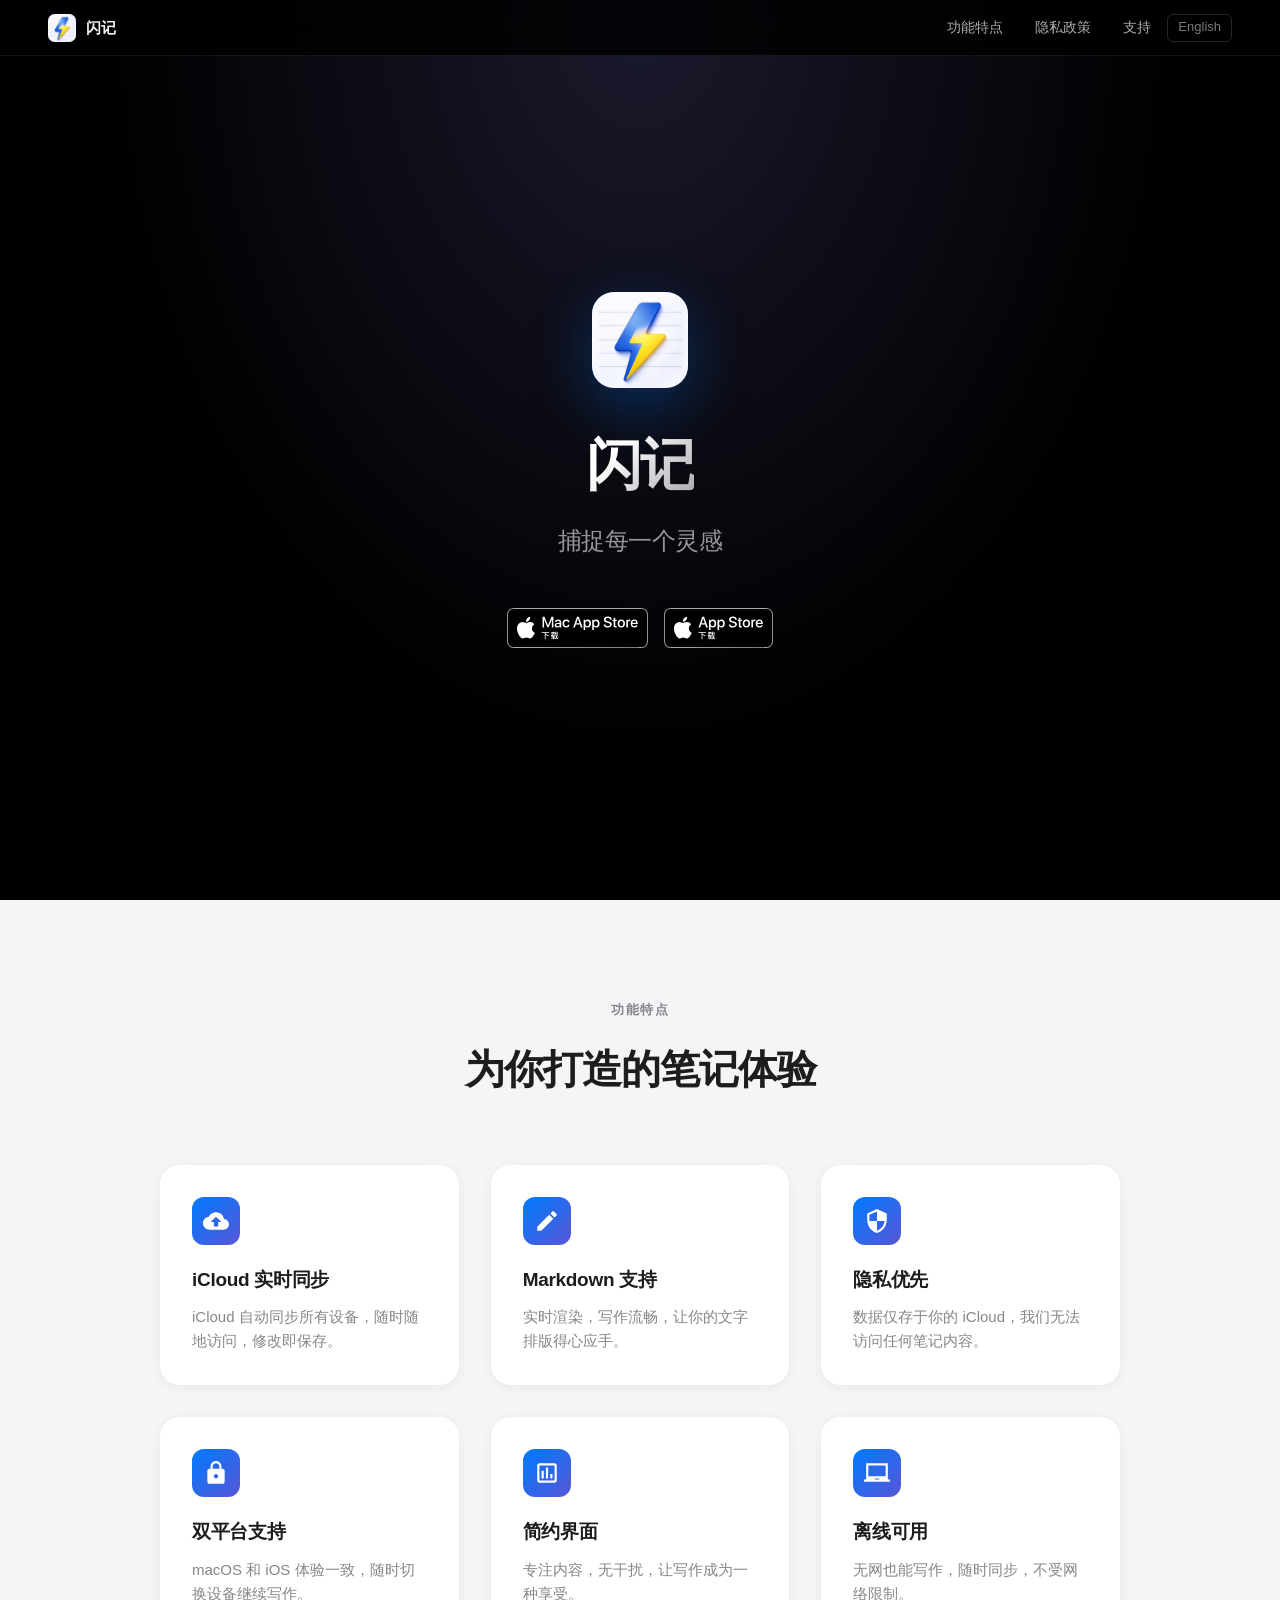
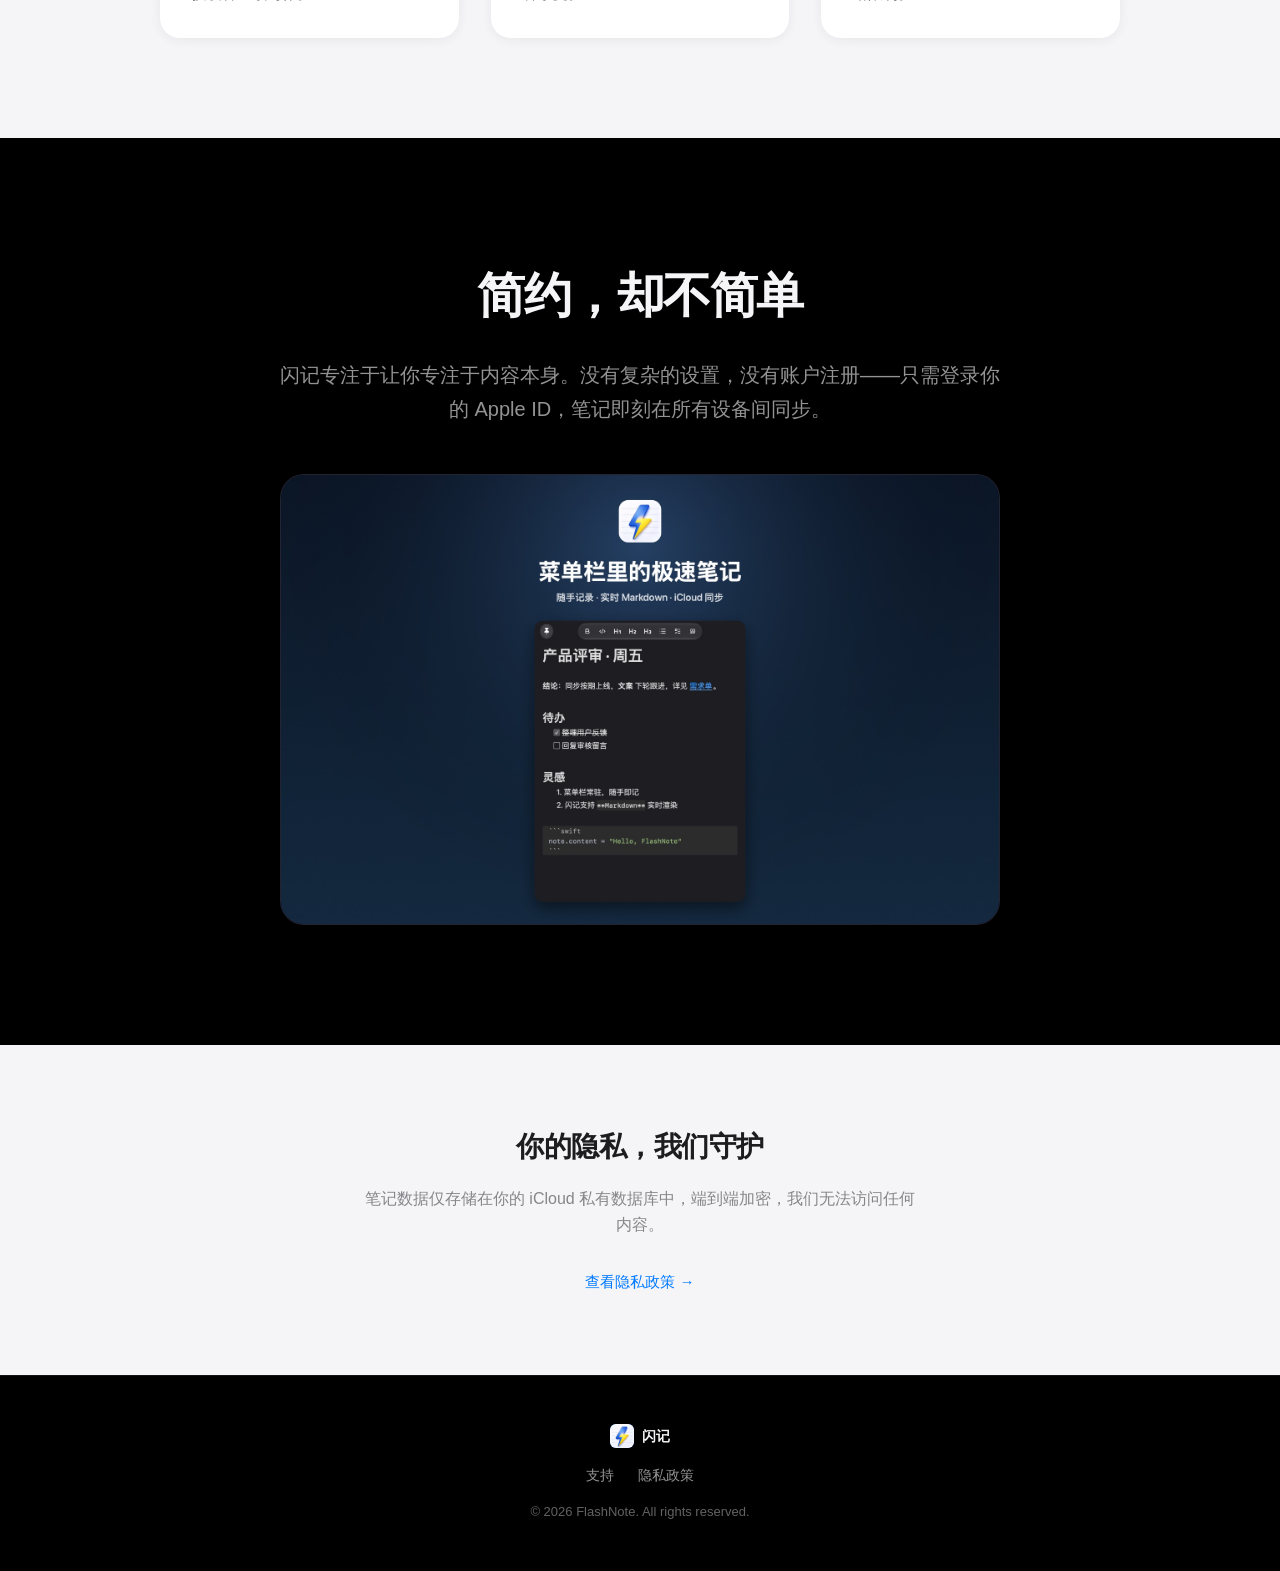
<file: index.html>
<!DOCTYPE html>
<html lang="zh-Hans">
<head>
  <meta charset="UTF-8">
  <meta name="viewport" content="width=device-width, initial-scale=1.0">
  <title>闪记 FlashNote — 捕捉每一个灵感</title>
  <link rel="stylesheet" href="styles.css">
  <link rel="icon" type="image/png" href="images/favicon.png">
</head>
<body>

  <!-- Navigation -->
  <header class="site-nav">
    <a class="nav-logo" href="index.html">
      <div class="nav-logo-icon">
        <img src="images/icon.png" alt="FlashNote" class="logo-nav-logo-icon" style="width:28px;height:28px;border-radius:inherit">
      </div>
      <span>闪记</span>
    </a>
    <div class="nav-right">
      <nav class="nav-links">
        <a href="index.html#features">功能特点</a>
        <a href="privacy.html">隐私政策</a>
        <a href="support.html">支持</a>
      </nav>
      <a class="lang-pill" href="en/index.html">English</a>
    </div>
  </header>

  <main>
    <!-- Hero -->
    <section class="hero">
      <div class="hero-icon">
        <img src="images/icon.png" alt="FlashNote" class="logo-hero-icon" style="width:96px;height:96px;border-radius:inherit">
      </div>
      <h1>闪记</h1>
      <p class="tagline">捕捉每一个灵感</p>
      <div class="hero-badges">
        <a class="badge" href="https://apps.apple.com/cn/app/flashnote/id6824461040?platform=mac" target="_blank" rel="noopener">
          <img src="images/badges/mac-app-store-cnsc.svg" alt="从 Mac App Store 下载" width="140" height="40">
        </a>
        <a class="badge" href="https://apps.apple.com/cn/app/flashnote/id6824461040" target="_blank" rel="noopener">
          <img src="images/badges/app-store-cnsc.svg" alt="从 App Store 下载" width="109" height="40">
        </a>
      </div>
    </section>

    <!-- Features -->
    <section class="features" id="features">
      <p class="section-label">功能特点</p>
      <h2 class="section-title">为你打造的笔记体验</h2>
      <div class="features-grid">
        <div class="feature-card">
          <div class="feature-icon">
            <svg viewBox="0 0 24 24"><path d="M19.35 10.04C18.67 6.59 15.64 4 12 4 9.11 4 6.6 5.64 5.35 8.04 2.34 8.36 0 10.91 0 14c0 3.31 2.69 6 6 6h13c2.76 0 5-2.24 5-5 0-2.64-2.05-4.78-4.65-4.96zM14 13v4h-4v-4H7l5-5 5 5h-3z"/></svg>
          </div>
          <h3>iCloud 实时同步</h3>
          <p>iCloud 自动同步所有设备，随时随地访问，修改即保存。</p>
        </div>
        <div class="feature-card">
          <div class="feature-icon">
            <svg viewBox="0 0 24 24"><path d="M3 17.25V21h3.75L17.81 9.94l-3.75-3.75L3 17.25zM20.71 7.04c.39-.39.39-1.02 0-1.41l-2.34-2.34c-.39-.39-1.02-.39-1.41 0l-1.83 1.83 3.75 3.75 1.83-1.83z"/></svg>
          </div>
          <h3>Markdown 支持</h3>
          <p>实时渲染，写作流畅，让你的文字排版得心应手。</p>
        </div>
        <div class="feature-card">
          <div class="feature-icon">
            <svg viewBox="0 0 24 24"><path d="M12 1L3 5v6c0 5.55 3.84 10.74 9 12 5.16-1.26 9-6.45 9-12V5l-9-4zm0 10.99h7c-.53 4.12-3.28 7.79-7 8.94V12H5V6.3l7-3.11v8.8z"/></svg>
          </div>
          <h3>隐私优先</h3>
          <p>数据仅存于你的 iCloud，我们无法访问任何笔记内容。</p>
        </div>
        <div class="feature-card">
          <div class="feature-icon">
            <svg viewBox="0 0 24 24"><path d="M18 8h-1V6c0-2.76-2.24-5-5-5S7 3.24 7 6v2H6c-1.1 0-2 .9-2 2v10c0 1.1.9 2 2 2h12c1.1 0 2-.9 2-2V10c0-1.1-.9-2-2-2zm-6 9c-1.1 0-2-.9-2-2s.9-2 2-2 2 .9 2 2-.9 2-2 2zm3.1-9H8.9V6c0-1.71 1.39-3.1 3.1-3.1 1.71 0 3.1 1.39 3.1 3.1v2z"/></svg>
          </div>
          <h3>双平台支持</h3>
          <p>macOS 和 iOS 体验一致，随时切换设备继续写作。</p>
        </div>
        <div class="feature-card">
          <div class="feature-icon">
            <svg viewBox="0 0 24 24"><path d="M19 3H5c-1.1 0-2 .9-2 2v14c0 1.1.9 2 2 2h14c1.1 0 2-.9 2-2V5c0-1.1-.9-2-2-2zm0 16H5V5h14v14zM7 10h2v7H7zm4-3h2v10h-2zm4 6h2v4h-2z"/></svg>
          </div>
          <h3>简约界面</h3>
          <p>专注内容，无干扰，让写作成为一种享受。</p>
        </div>
        <div class="feature-card">
          <div class="feature-icon">
            <svg viewBox="0 0 24 24"><path d="M22 18V3H2v15H0v2h24v-2h-2zm-8 0h-4v-1h4v1zm6-3H4V5h16v10z"/></svg>
          </div>
          <h3>离线可用</h3>
          <p>无网也能写作，随时同步，不受网络限制。</p>
        </div>
      </div>
    </section>

    <!-- Highlight -->
    <section class="highlight">
      <div class="highlight-inner">
        <h2>简约，却不简单</h2>
        <p>闪记专注于让你专注于内容本身。没有复杂的设置，没有账户注册——只需登录你的 Apple ID，笔记即刻在所有设备间同步。</p>
        <div class="highlight-visual"><img src="screenshots/mac/01-panel-dark.jpg" alt="FlashNote"></div>
      </div>
    </section>

    <!-- Privacy note -->
    <section class="privacy-note">
      <div class="privacy-note-inner">
        <h2>你的隐私，我们守护</h2>
        <p>笔记数据仅存储在你的 iCloud 私有数据库中，端到端加密，我们无法访问任何内容。</p>
        <a href="privacy.html">查看隐私政策 →</a>
      </div>
    </section>
  </main>

  <!-- Footer -->
  <footer class="site-footer">
    <div class="footer-logo">
      <div class="footer-logo-icon">
        <img src="images/icon.png" alt="FlashNote" class="logo-footer-logo-icon" style="width:24px;height:24px;border-radius:inherit">
      </div>
      <span>闪记</span>
    </div>
    <div class="footer-links">
      <a href="support.html">支持</a>
      <a href="privacy.html">隐私政策</a>
    </div>
    <p>© 2026 FlashNote. All rights reserved.</p>
  </footer>

</body>
</html>
</file>
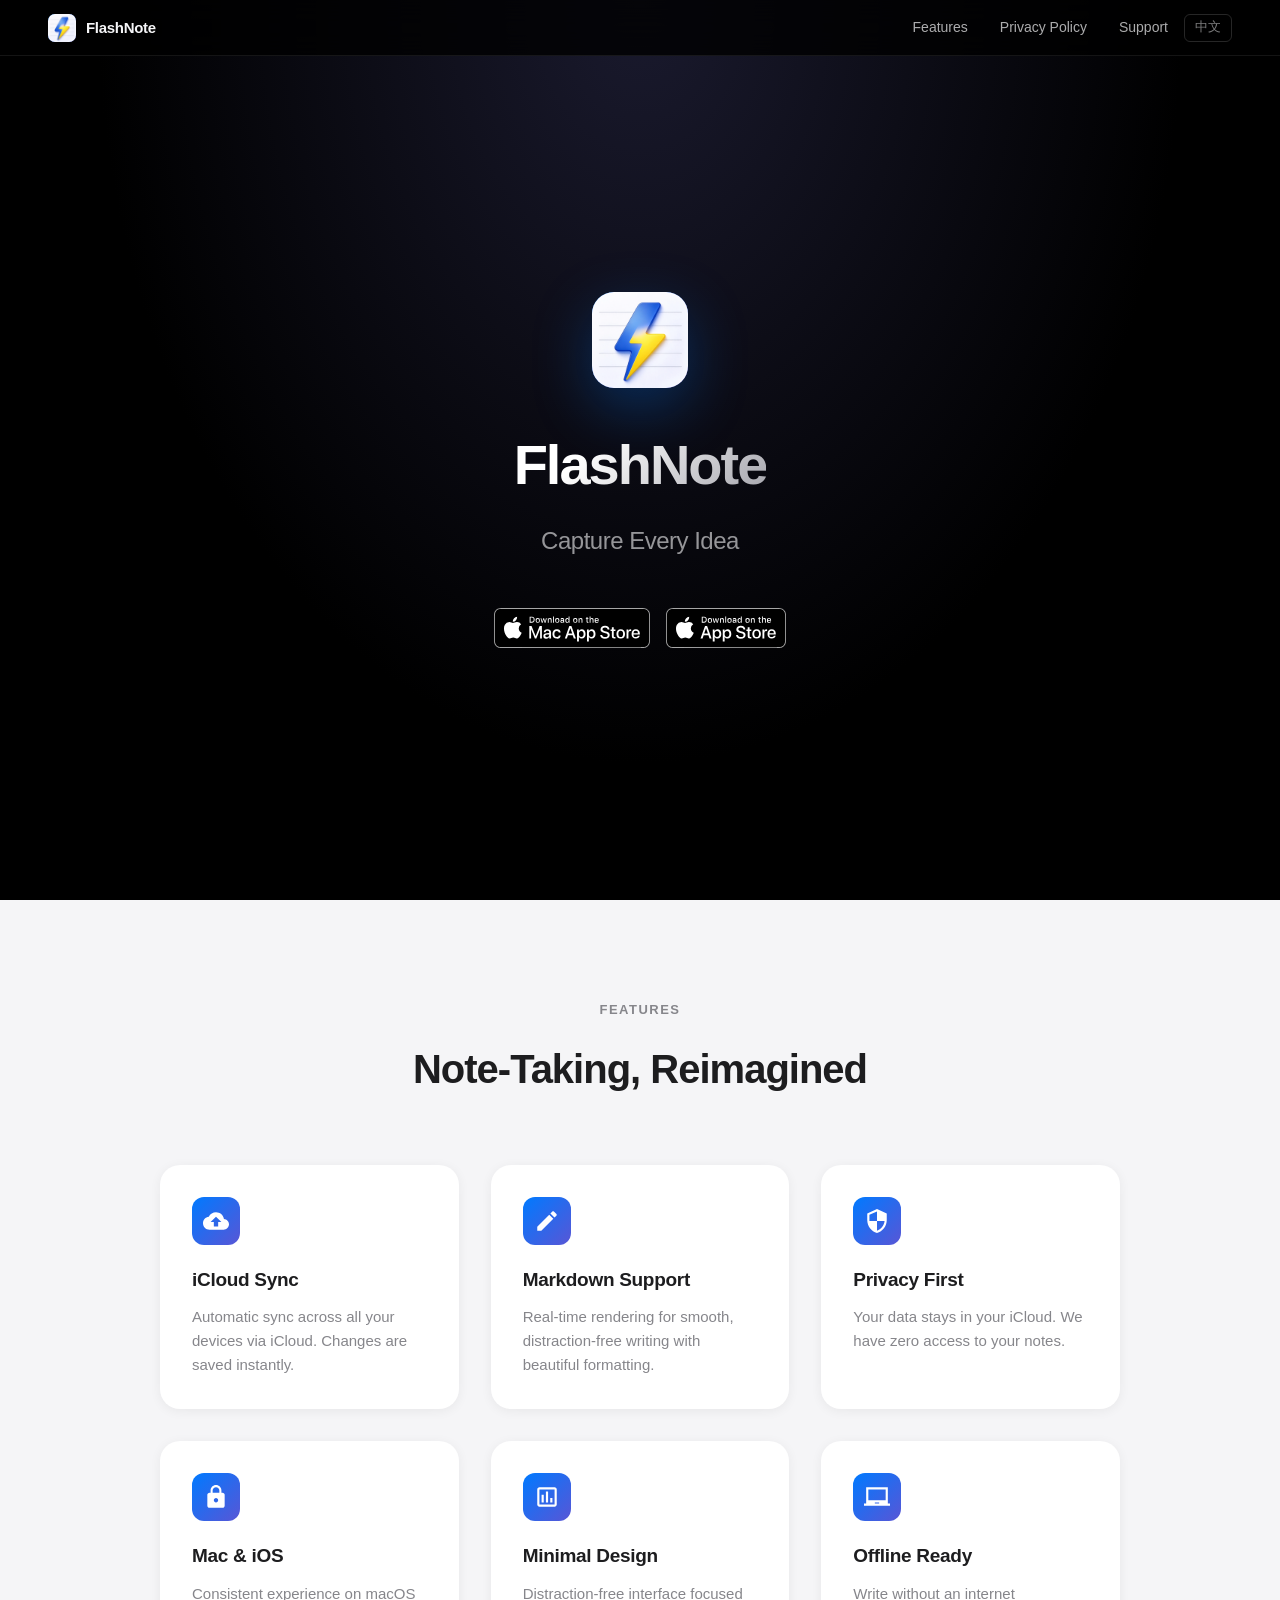
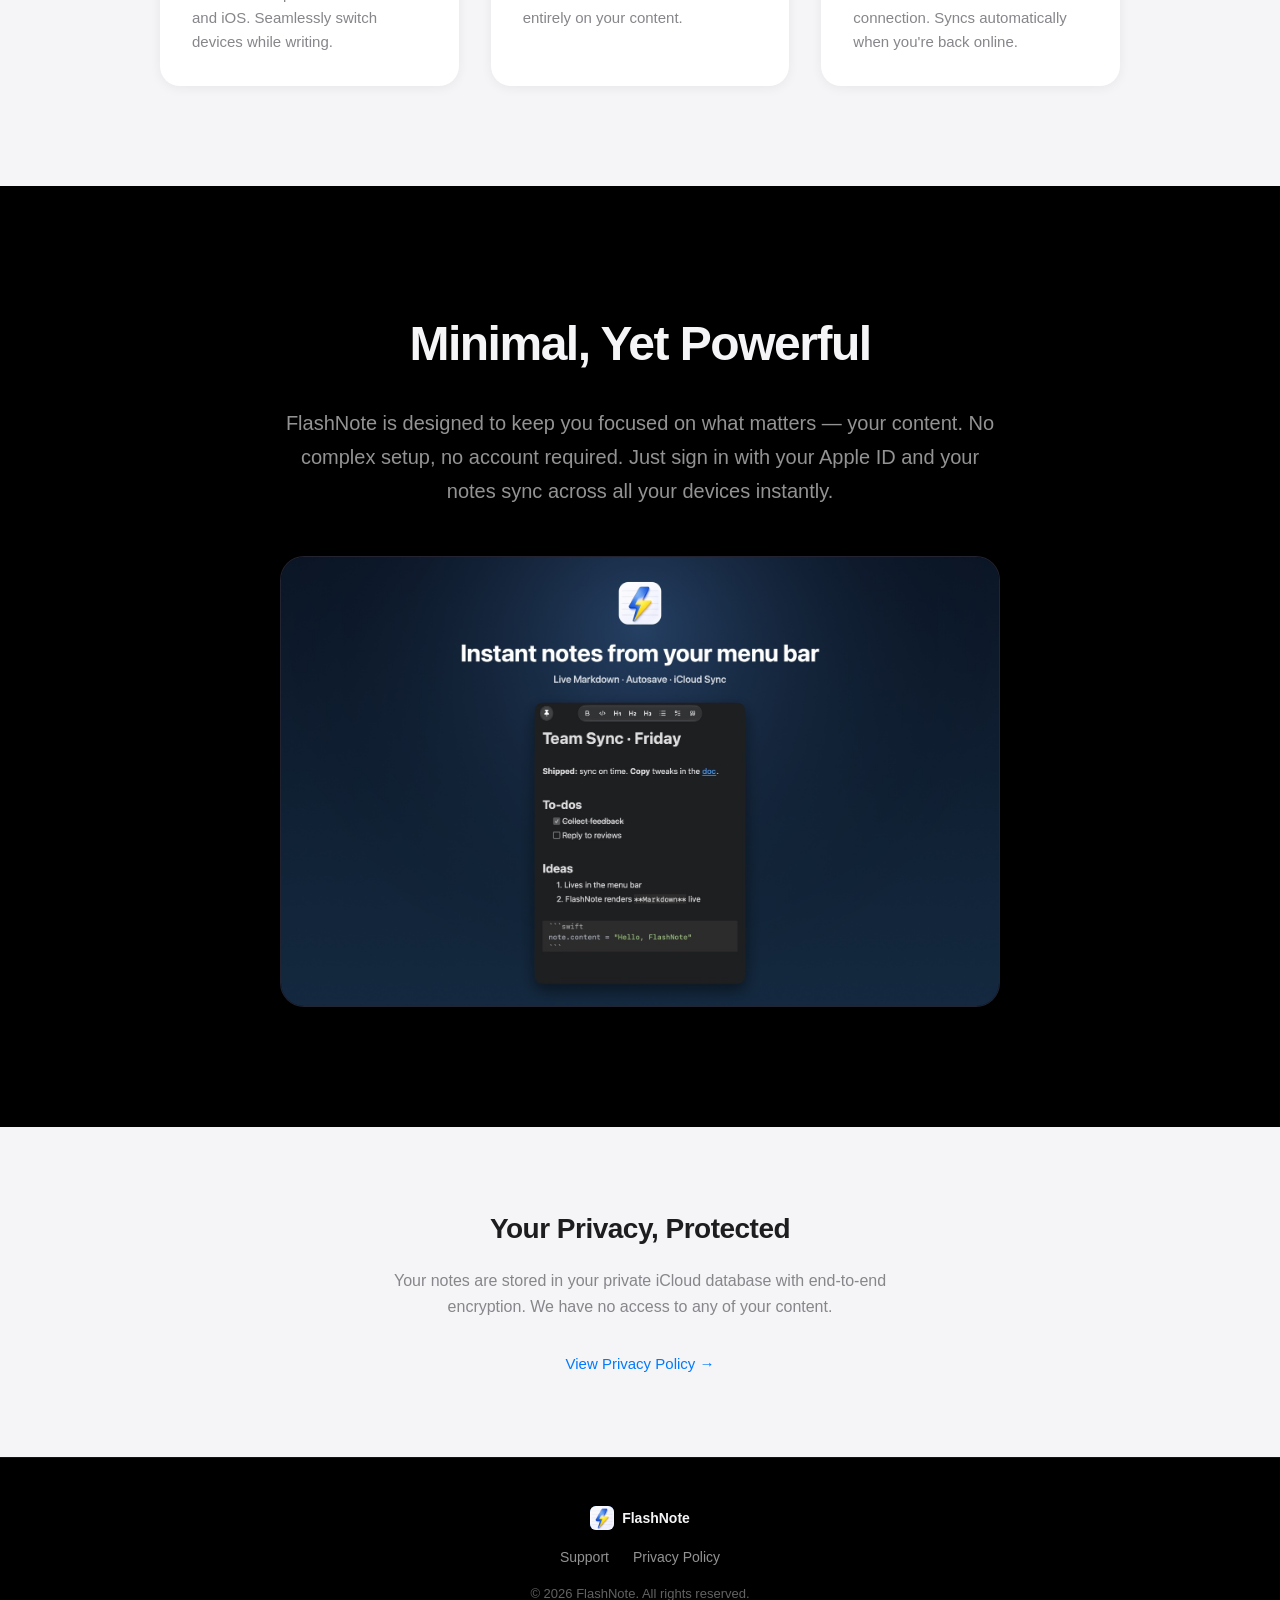
<file: en/index.html>
<!DOCTYPE html>
<html lang="en">
<head>
  <meta charset="UTF-8">
  <meta name="viewport" content="width=device-width, initial-scale=1.0">
  <title>FlashNote — Capture Every Idea</title>
  <link rel="stylesheet" href="../styles.css">
  <link rel="icon" type="image/png" href="../images/favicon.png">
</head>
<body>

  <!-- Navigation -->
  <header class="site-nav">
    <a class="nav-logo" href="index.html">
      <div class="nav-logo-icon">
        <img src="../images/icon.png" alt="FlashNote" class="logo-nav-logo-icon" style="width:28px;height:28px;border-radius:inherit">
      </div>
      <span>FlashNote</span>
    </a>
    <div class="nav-right">
      <nav class="nav-links">
        <a href="index.html#features">Features</a>
        <a href="privacy.html">Privacy Policy</a>
        <a href="support.html">Support</a>
      </nav>
      <a class="lang-pill" href="../index.html">中文</a>
    </div>
  </header>

  <main>
    <!-- Hero -->
    <section class="hero">
      <div class="hero-icon">
        <img src="../images/icon.png" alt="FlashNote" class="logo-hero-icon" style="width:96px;height:96px;border-radius:inherit">
      </div>
      <h1>FlashNote</h1>
      <p class="tagline">Capture Every Idea</p>
      <div class="hero-badges">
        <a class="badge" href="https://apps.apple.com/us/app/flashnote/id6824461040?platform=mac" target="_blank" rel="noopener">
          <img src="../images/badges/mac-app-store-usuk.svg" alt="Download on the Mac App Store" width="156" height="40">
        </a>
        <a class="badge" href="https://apps.apple.com/us/app/flashnote/id6824461040" target="_blank" rel="noopener">
          <img src="../images/badges/app-store-usuk.svg" alt="Download on the App Store" width="120" height="40">
        </a>
      </div>
    </section>

    <!-- Features -->
    <section class="features" id="features">
      <p class="section-label">Features</p>
      <h2 class="section-title">Note-Taking, Reimagined</h2>
      <div class="features-grid">
        <div class="feature-card">
          <div class="feature-icon">
            <svg viewBox="0 0 24 24"><path d="M19.35 10.04C18.67 6.59 15.64 4 12 4 9.11 4 6.6 5.64 5.35 8.04 2.34 8.36 0 10.91 0 14c0 3.31 2.69 6 6 6h13c2.76 0 5-2.24 5-5 0-2.64-2.05-4.78-4.65-4.96zM14 13v4h-4v-4H7l5-5 5 5h-3z"/></svg>
          </div>
          <h3>iCloud Sync</h3>
          <p>Automatic sync across all your devices via iCloud. Changes are saved instantly.</p>
        </div>
        <div class="feature-card">
          <div class="feature-icon">
            <svg viewBox="0 0 24 24"><path d="M3 17.25V21h3.75L17.81 9.94l-3.75-3.75L3 17.25zM20.71 7.04c.39-.39.39-1.02 0-1.41l-2.34-2.34c-.39-.39-1.02-.39-1.41 0l-1.83 1.83 3.75 3.75 1.83-1.83z"/></svg>
          </div>
          <h3>Markdown Support</h3>
          <p>Real-time rendering for smooth, distraction-free writing with beautiful formatting.</p>
        </div>
        <div class="feature-card">
          <div class="feature-icon">
            <svg viewBox="0 0 24 24"><path d="M12 1L3 5v6c0 5.55 3.84 10.74 9 12 5.16-1.26 9-6.45 9-12V5l-9-4zm0 10.99h7c-.53 4.12-3.28 7.79-7 8.94V12H5V6.3l7-3.11v8.8z"/></svg>
          </div>
          <h3>Privacy First</h3>
          <p>Your data stays in your iCloud. We have zero access to your notes.</p>
        </div>
        <div class="feature-card">
          <div class="feature-icon">
            <svg viewBox="0 0 24 24"><path d="M18 8h-1V6c0-2.76-2.24-5-5-5S7 3.24 7 6v2H6c-1.1 0-2 .9-2 2v10c0 1.1.9 2 2 2h12c1.1 0 2-.9 2-2V10c0-1.1-.9-2-2-2zm-6 9c-1.1 0-2-.9-2-2s.9-2 2-2 2 .9 2 2-.9 2-2 2zm3.1-9H8.9V6c0-1.71 1.39-3.1 3.1-3.1 1.71 0 3.1 1.39 3.1 3.1v2z"/></svg>
          </div>
          <h3>Mac & iOS</h3>
          <p>Consistent experience on macOS and iOS. Seamlessly switch devices while writing.</p>
        </div>
        <div class="feature-card">
          <div class="feature-icon">
            <svg viewBox="0 0 24 24"><path d="M19 3H5c-1.1 0-2 .9-2 2v14c0 1.1.9 2 2 2h14c1.1 0 2-.9 2-2V5c0-1.1-.9-2-2-2zm0 16H5V5h14v14zM7 10h2v7H7zm4-3h2v10h-2zm4 6h2v4h-2z"/></svg>
          </div>
          <h3>Minimal Design</h3>
          <p>Distraction-free interface focused entirely on your content.</p>
        </div>
        <div class="feature-card">
          <div class="feature-icon">
            <svg viewBox="0 0 24 24"><path d="M22 18V3H2v15H0v2h24v-2h-2zm-8 0h-4v-1h4v1zm6-3H4V5h16v10z"/></svg>
          </div>
          <h3>Offline Ready</h3>
          <p>Write without an internet connection. Syncs automatically when you're back online.</p>
        </div>
      </div>
    </section>

    <!-- Highlight -->
    <section class="highlight">
      <div class="highlight-inner">
        <h2>Minimal, Yet Powerful</h2>
        <p>FlashNote is designed to keep you focused on what matters — your content. No complex setup, no account required. Just sign in with your Apple ID and your notes sync across all your devices instantly.</p>
        <div class="highlight-visual"><img src="../screenshots/mac/en/01-panel-dark.jpg" alt="FlashNote"></div>
      </div>
    </section>

    <!-- Privacy note -->
    <section class="privacy-note">
      <div class="privacy-note-inner">
        <h2>Your Privacy, Protected</h2>
        <p>Your notes are stored in your private iCloud database with end-to-end encryption. We have no access to any of your content.</p>
        <a href="privacy.html">View Privacy Policy →</a>
      </div>
    </section>
  </main>

  <!-- Footer -->
  <footer class="site-footer">
    <div class="footer-logo">
      <div class="footer-logo-icon">
        <img src="../images/icon.png" alt="FlashNote" class="logo-footer-logo-icon" style="width:24px;height:24px;border-radius:inherit">
      </div>
      <span>FlashNote</span>
    </div>
    <div class="footer-links">
      <a href="support.html">Support</a>
      <a href="privacy.html">Privacy Policy</a>
    </div>
    <p>© 2026 FlashNote. All rights reserved.</p>
  </footer>

</body>
</html>
</file>
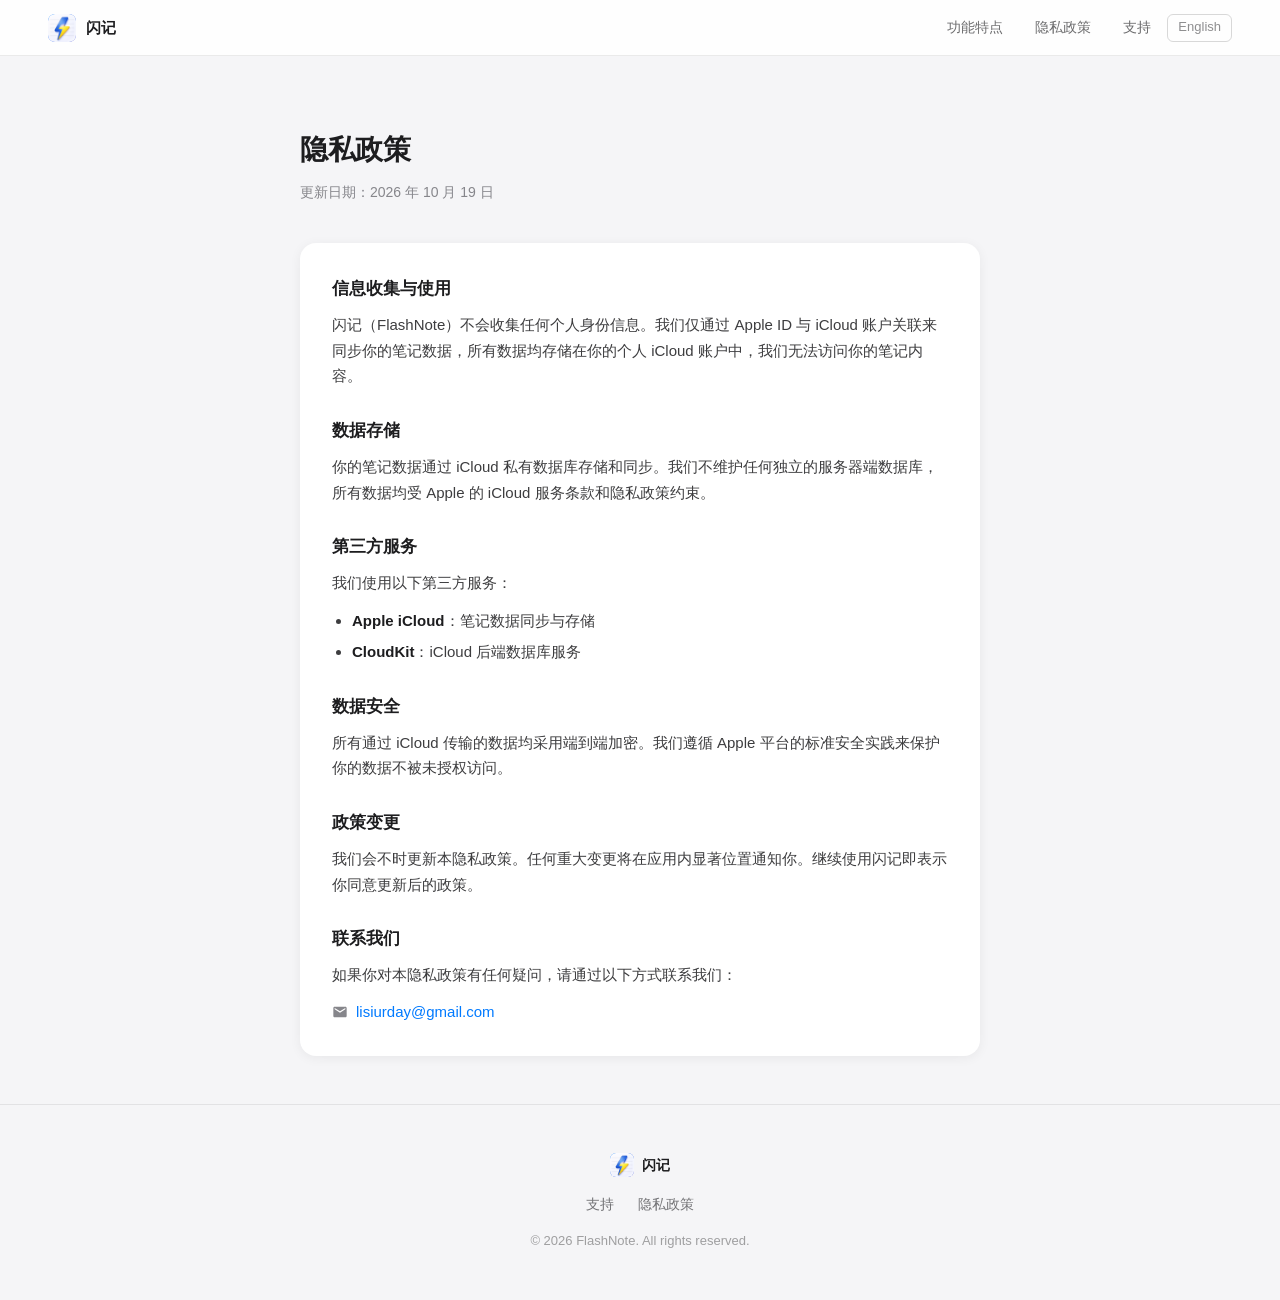
<file: privacy.html>
<!DOCTYPE html>
<html lang="zh-Hans">
<head>
  <meta charset="UTF-8">
  <meta name="viewport" content="width=device-width, initial-scale=1.0">
  <title>闪记 FlashNote — 隐私政策</title>
  <link rel="stylesheet" href="styles.css">
  <link rel="icon" type="image/png" href="images/favicon.png">
</head>
<body class="light-bg">

  <header class="site-nav">
    <a class="nav-logo" href="index.html">
      <div class="nav-logo-icon">
        <img src="images/icon.png" alt="FlashNote" class="logo-nav-logo-icon" style="width:28px;height:28px;border-radius:inherit">
      </div>
      <span>闪记</span>
    </a>
    <div class="nav-right">
      <nav class="nav-links">
        <a href="index.html#features">功能特点</a>
        <a href="privacy.html">隐私政策</a>
        <a href="support.html">支持</a>
      </nav>
      <a class="lang-pill" href="en/privacy.html">English</a>
    </div>
  </header>

  <main>
    <section class="privacy-page">
      <div class="privacy-content">

        <h1>隐私政策</h1>
        <p class="date">更新日期：2026 年 10 月 19 日</p>

        <div class="privacy-card">
          <h2>信息收集与使用</h2>
          <p>闪记（FlashNote）不会收集任何个人身份信息。我们仅通过 Apple ID 与 iCloud 账户关联来同步你的笔记数据，所有数据均存储在你的个人 iCloud 账户中，我们无法访问你的笔记内容。</p>

          <h2>数据存储</h2>
          <p>你的笔记数据通过 iCloud 私有数据库存储和同步。我们不维护任何独立的服务器端数据库，所有数据均受 Apple 的 iCloud 服务条款和隐私政策约束。</p>

          <h2>第三方服务</h2>
          <p>我们使用以下第三方服务：</p>
          <ul>
            <li><strong>Apple iCloud</strong>：笔记数据同步与存储</li>
            <li><strong>CloudKit</strong>：iCloud 后端数据库服务</li>
          </ul>

          <h2>数据安全</h2>
          <p>所有通过 iCloud 传输的数据均采用端到端加密。我们遵循 Apple 平台的标准安全实践来保护你的数据不被未授权访问。</p>

          <h2>政策变更</h2>
          <p>我们会不时更新本隐私政策。任何重大变更将在应用内显著位置通知你。继续使用闪记即表示你同意更新后的政策。</p>

          <h2>联系我们</h2>
          <p>如果你对本隐私政策有任何疑问，请通过以下方式联系我们：</p>
          <div class="contact-row">
            <svg viewBox="0 0 24 24"><path d="M20 4H4c-1.1 0-2 .9-2 2v12c0 1.1.9 2 2 2h16c1.1 0 2-.9 2-2V6c0-1.1-.9-2-2-2zm0 4l-8 5-8-5V6l8 5 8-5v2z"/></svg>
            <a href="mailto:lisiurday@gmail.com">lisiurday@gmail.com</a>
          </div>
        </div>
      </div>
    </section>
  </main>

  <footer class="site-footer">
    <div class="footer-logo">
      <div class="footer-logo-icon">
        <img src="images/icon.png" alt="FlashNote" class="logo-footer-logo-icon" style="width:24px;height:24px;border-radius:inherit">
      </div>
      <span>闪记</span>
    </div>
    <div class="footer-links">
      <a href="support.html">支持</a>
      <a href="privacy.html">隐私政策</a>
    </div>
    <p>© 2026 FlashNote. All rights reserved.</p>
  </footer>

</body>
</html>
</file>
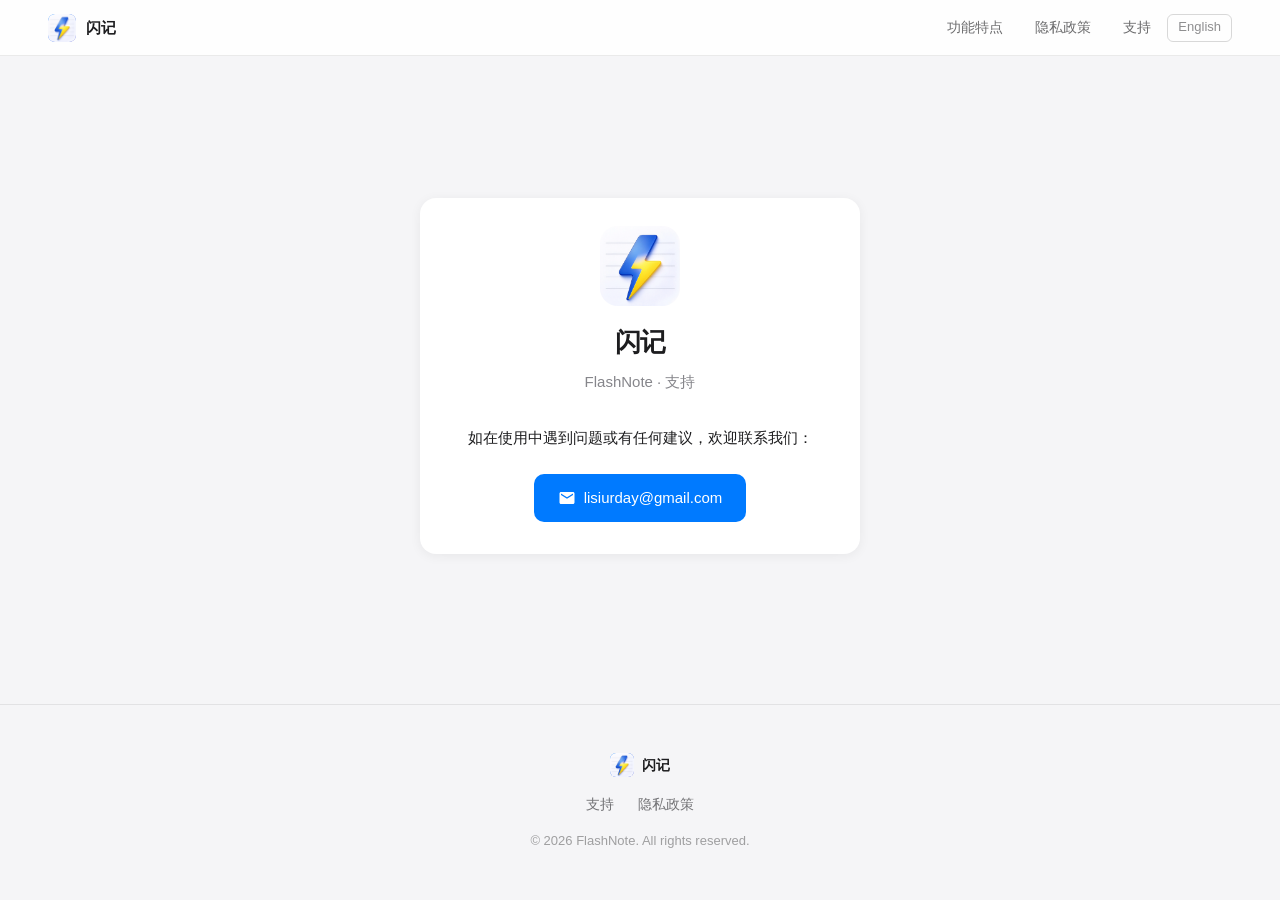
<file: support.html>
<!DOCTYPE html>
<html lang="zh-Hans">
<head>
  <meta charset="UTF-8">
  <meta name="viewport" content="width=device-width, initial-scale=1.0">
  <title>闪记 FlashNote — 支持</title>
  <link rel="stylesheet" href="styles.css">
  <link rel="icon" type="image/png" href="images/favicon.png">
</head>
<body class="light-bg">

  <header class="site-nav">
    <a class="nav-logo" href="index.html">
      <div class="nav-logo-icon">
        <img src="images/icon.png" alt="FlashNote" class="logo-nav-logo-icon" style="width:28px;height:28px;border-radius:inherit">
      </div>
      <span>闪记</span>
    </a>
    <div class="nav-right">
      <nav class="nav-links">
        <a href="index.html#features">功能特点</a>
        <a href="privacy.html">隐私政策</a>
        <a href="support.html">支持</a>
      </nav>
      <a class="lang-pill" href="en/support.html">English</a>
    </div>
  </header>

  <main>
    <section class="simple-page">
      <div class="simple-card">
        <div class="simple-logo">
          <img src="images/icon.png" alt="FlashNote" class="logo-simple-logo" style="width:80px;height:80px;border-radius:inherit">
        </div>
        <h1>闪记</h1>
        <p class="subtitle">FlashNote · 支持</p>
        <p>如在使用中遇到问题或有任何建议，欢迎联系我们：</p>
        <a class="email-btn" href="mailto:lisiurday@gmail.com">
          <svg viewBox="0 0 24 24"><path d="M20 4H4c-1.1 0-2 .9-2 2v12c0 1.1.9 2 2 2h16c1.1 0 2-.9 2-2V6c0-1.1-.9-2-2-2zm0 4l-8 5-8-5V6l8 5 8-5v2z"/></svg>
          lisiurday@gmail.com
        </a>
      </div>
    </section>
  </main>

  <footer class="site-footer">
    <div class="footer-logo">
      <div class="footer-logo-icon">
        <img src="images/icon.png" alt="FlashNote" class="logo-footer-logo-icon" style="width:24px;height:24px;border-radius:inherit">
      </div>
      <span>闪记</span>
    </div>
    <div class="footer-links">
      <a href="support.html">支持</a>
      <a href="privacy.html">隐私政策</a>
    </div>
    <p>© 2026 FlashNote. All rights reserved.</p>
  </footer>

</body>
</html>
</file>
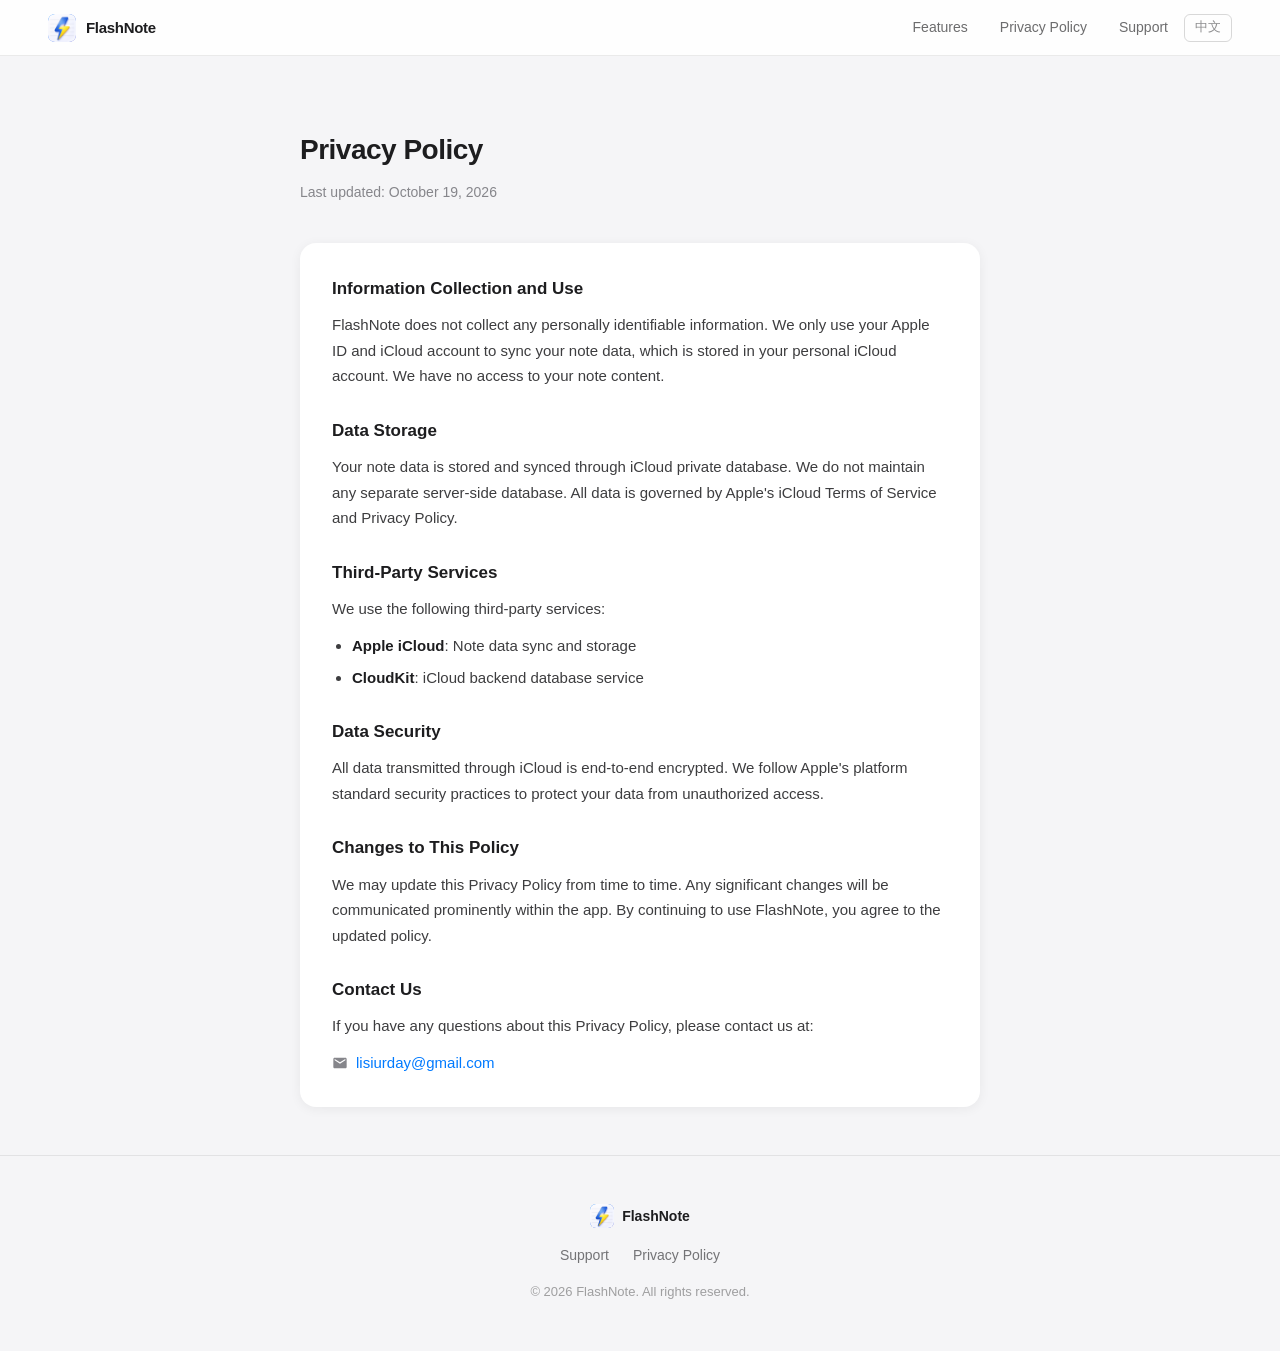
<file: en/privacy.html>
<!DOCTYPE html>
<html lang="en">
<head>
  <meta charset="UTF-8">
  <meta name="viewport" content="width=device-width, initial-scale=1.0">
  <title>FlashNote — Privacy Policy</title>
  <link rel="stylesheet" href="../styles.css">
  <link rel="icon" type="image/png" href="../images/favicon.png">
</head>
<body class="light-bg">

  <header class="site-nav">
    <a class="nav-logo" href="index.html">
      <div class="nav-logo-icon">
        <img src="../images/icon.png" alt="FlashNote" class="logo-nav-logo-icon" style="width:28px;height:28px;border-radius:inherit">
      </div>
      <span>FlashNote</span>
    </a>
    <div class="nav-right">
      <nav class="nav-links">
        <a href="index.html#features">Features</a>
        <a href="privacy.html">Privacy Policy</a>
        <a href="support.html">Support</a>
      </nav>
      <a class="lang-pill" href="../privacy.html">中文</a>
    </div>
  </header>

  <main>
    <section class="privacy-page">
      <div class="privacy-content">

        <h1>Privacy Policy</h1>
        <p class="date">Last updated: October 19, 2026</p>

        <div class="privacy-card">
          <h2>Information Collection and Use</h2>
          <p>FlashNote does not collect any personally identifiable information. We only use your Apple ID and iCloud account to sync your note data, which is stored in your personal iCloud account. We have no access to your note content.</p>

          <h2>Data Storage</h2>
          <p>Your note data is stored and synced through iCloud private database. We do not maintain any separate server-side database. All data is governed by Apple's iCloud Terms of Service and Privacy Policy.</p>

          <h2>Third-Party Services</h2>
          <p>We use the following third-party services:</p>
          <ul>
            <li><strong>Apple iCloud</strong>: Note data sync and storage</li>
            <li><strong>CloudKit</strong>: iCloud backend database service</li>
          </ul>

          <h2>Data Security</h2>
          <p>All data transmitted through iCloud is end-to-end encrypted. We follow Apple's platform standard security practices to protect your data from unauthorized access.</p>

          <h2>Changes to This Policy</h2>
          <p>We may update this Privacy Policy from time to time. Any significant changes will be communicated prominently within the app. By continuing to use FlashNote, you agree to the updated policy.</p>

          <h2>Contact Us</h2>
          <p>If you have any questions about this Privacy Policy, please contact us at:</p>
          <div class="contact-row">
            <svg viewBox="0 0 24 24"><path d="M20 4H4c-1.1 0-2 .9-2 2v12c0 1.1.9 2 2 2h16c1.1 0 2-.9 2-2V6c0-1.1-.9-2-2-2zm0 4l-8 5-8-5V6l8 5 8-5v2z"/></svg>
            <a href="mailto:lisiurday@gmail.com">lisiurday@gmail.com</a>
          </div>
        </div>
      </div>
    </section>
  </main>

  <footer class="site-footer">
    <div class="footer-logo">
      <div class="footer-logo-icon">
        <img src="../images/icon.png" alt="FlashNote" class="logo-footer-logo-icon" style="width:24px;height:24px;border-radius:inherit">
      </div>
      <span>FlashNote</span>
    </div>
    <div class="footer-links">
      <a href="support.html">Support</a>
      <a href="privacy.html">Privacy Policy</a>
    </div>
    <p>© 2026 FlashNote. All rights reserved.</p>
  </footer>

</body>
</html>
</file>
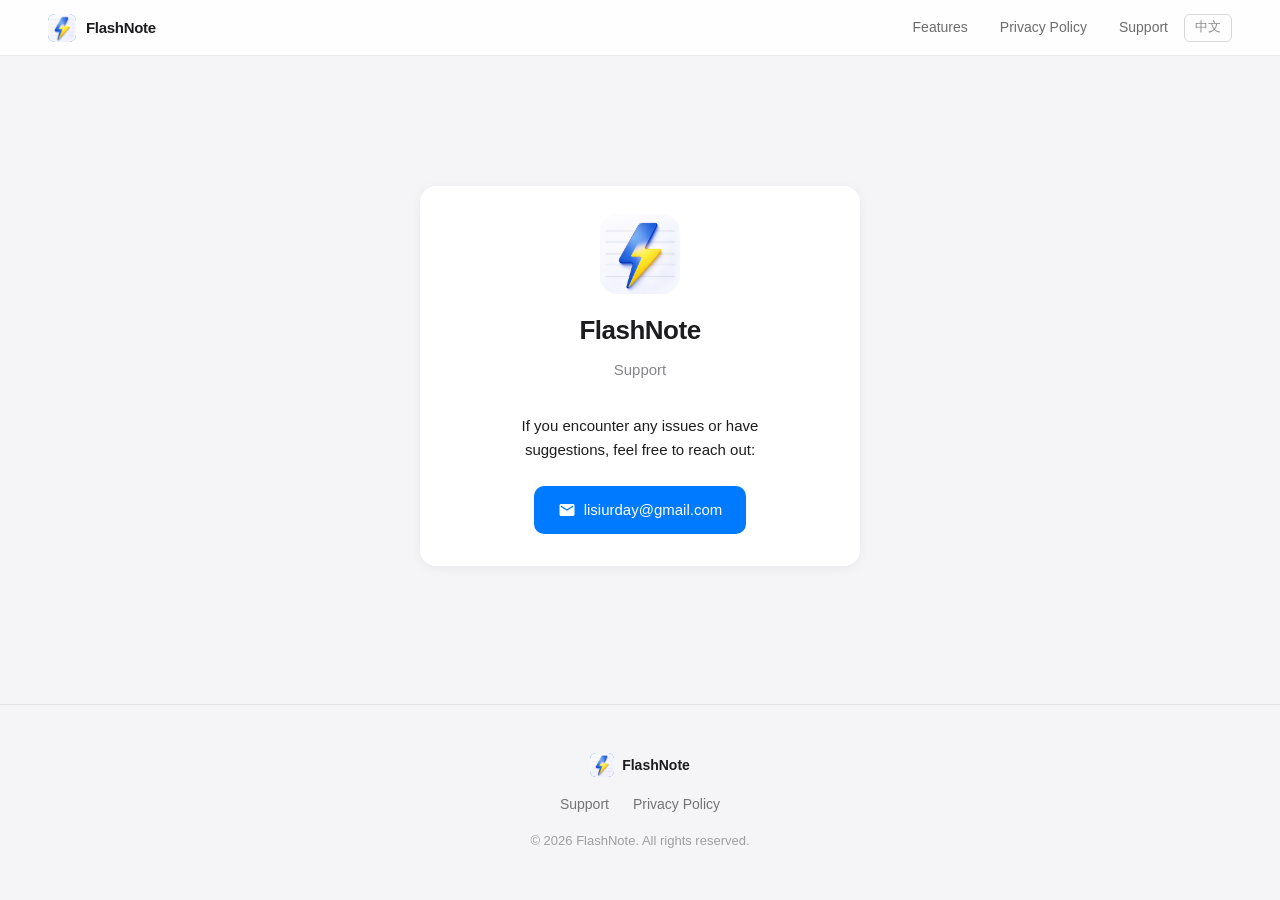
<file: en/support.html>
<!DOCTYPE html>
<html lang="en">
<head>
  <meta charset="UTF-8">
  <meta name="viewport" content="width=device-width, initial-scale=1.0">
  <title>FlashNote — Support</title>
  <link rel="stylesheet" href="../styles.css">
  <link rel="icon" type="image/png" href="../images/favicon.png">
</head>
<body class="light-bg">

  <header class="site-nav">
    <a class="nav-logo" href="index.html">
      <div class="nav-logo-icon">
        <img src="../images/icon.png" alt="FlashNote" class="logo-nav-logo-icon" style="width:28px;height:28px;border-radius:inherit">
      </div>
      <span>FlashNote</span>
    </a>
    <div class="nav-right">
      <nav class="nav-links">
        <a href="index.html#features">Features</a>
        <a href="privacy.html">Privacy Policy</a>
        <a href="support.html">Support</a>
      </nav>
      <a class="lang-pill" href="../support.html">中文</a>
    </div>
  </header>

  <main>
    <section class="simple-page">
      <div class="simple-card">
        <div class="simple-logo">
          <img src="../images/icon.png" alt="FlashNote" class="logo-simple-logo" style="width:80px;height:80px;border-radius:inherit">
        </div>
        <h1>FlashNote</h1>
        <p class="subtitle">Support</p>
        <p>If you encounter any issues or have suggestions, feel free to reach out:</p>
        <a class="email-btn" href="mailto:lisiurday@gmail.com">
          <svg viewBox="0 0 24 24"><path d="M20 4H4c-1.1 0-2 .9-2 2v12c0 1.1.9 2 2 2h16c1.1 0 2-.9 2-2V6c0-1.1-.9-2-2-2zm0 4l-8 5-8-5V6l8 5 8-5v2z"/></svg>
          lisiurday@gmail.com
        </a>
      </div>
    </section>
  </main>

  <footer class="site-footer">
    <div class="footer-logo">
      <div class="footer-logo-icon">
        <img src="../images/icon.png" alt="FlashNote" class="logo-footer-logo-icon" style="width:24px;height:24px;border-radius:inherit">
      </div>
      <span>FlashNote</span>
    </div>
    <div class="footer-links">
      <a href="support.html">Support</a>
      <a href="privacy.html">Privacy Policy</a>
    </div>
    <p>© 2026 FlashNote. All rights reserved.</p>
  </footer>

</body>
</html>
</file>
<file: styles.css>
/* =============================================
   FlashNote Site — Shared Styles
   ============================================= */

*, *::before, *::after { margin: 0; padding: 0; box-sizing: border-box; }
html { scroll-behavior: smooth; }
body {
  font-family: -apple-system, BlinkMacSystemFont, "SF Pro Text", "Helvetica Neue", Arial, sans-serif;
  background: #000;
  color: #f5f5f7;
  line-height: 1.6;
  min-height: 100vh;
  display: flex;
  flex-direction: column;
}
body.light-bg { background: #f5f5f7; color: #1d1d1f; }
main { flex: 1; }

/* ── Navigation ── */
.site-nav {
  position: fixed;
  top: 0; left: 0; right: 0;
  z-index: 100;
  display: flex;
  align-items: center;
  justify-content: space-between;
  padding: 0 48px;
  height: 56px;
  background: rgba(0,0,0,0.8);
  backdrop-filter: blur(20px);
  -webkit-backdrop-filter: blur(20px);
  border-bottom: 1px solid rgba(255,255,255,0.08);
}
.light-bg .site-nav {
  background: rgba(255,255,255,0.85);
  border-bottom: 1px solid rgba(0,0,0,0.08);
}
.nav-logo {
  display: flex;
  align-items: center;
  gap: 10px;
  text-decoration: none;
  color: #f5f5f7;
}
.light-bg .nav-logo { color: #1d1d1f; }
.nav-logo-icon {
  width: 28px; height: 28px;
  background: linear-gradient(135deg, #007AFF, #5856D6);
  border-radius: 7px;
  display: flex; align-items: center; justify-content: center;
}
.nav-logo-icon svg { width: 16px; height: 16px; fill: white; }
.nav-logo span { font-size: 15px; font-weight: 600; letter-spacing: -0.3px; }

.nav-right {
  display: flex;
  align-items: center;
  gap: 8px;
}
.nav-links {
  display: flex;
  align-items: center;
  gap: 32px;
}
.nav-links a {
  font-size: 14px;
  color: rgba(245,245,247,0.7);
  text-decoration: none;
  transition: color 0.2s;
}
.light-bg .nav-links a { color: rgba(29,29,31,0.65); }
.nav-links a:hover { color: #f5f5f7; }
.light-bg .nav-links a:hover { color: #1d1d1f; }

.lang-pill {
  display: inline-flex;
  align-items: center;
  height: 28px;
  padding: 0 10px;
  font-size: 13px;
  color: rgba(245,245,247,0.5);
  text-decoration: none;
  border: 1px solid rgba(255,255,255,0.15);
  border-radius: 6px;
  transition: color 0.2s, border-color 0.2s;
  margin-left: 8px;
}
.light-bg .lang-pill { color: rgba(29,29,31,0.5); border-color: rgba(0,0,0,0.15); }
.lang-pill:hover { color: #f5f5f7; border-color: rgba(255,255,255,0.3); }
.light-bg .lang-pill:hover { color: #1d1d1f; border-color: rgba(0,0,0,0.3); }

/* ── Footer ── */
.site-footer {
  padding: 48px 24px;
  border-top: 1px solid rgba(255,255,255,0.08);
  text-align: center;
}
.light-bg .site-footer { border-top: 1px solid rgba(0,0,0,0.08); }
.footer-logo {
  display: flex;
  align-items: center;
  justify-content: center;
  gap: 8px;
  margin-bottom: 16px;
}
.footer-logo-icon {
  width: 24px; height: 24px;
  background: linear-gradient(135deg, #007AFF, #5856D6);
  border-radius: 6px;
  display: flex; align-items: center; justify-content: center;
}
.footer-logo-icon svg { width: 14px; height: 14px; fill: white; }
.footer-logo span { font-size: 14px; font-weight: 600; }
.light-bg .footer-logo span { color: #1d1d1f; }
.footer-links { display: flex; gap: 24px; justify-content: center; margin-bottom: 16px; }
.footer-links a {
  font-size: 14px;
  color: rgba(245,245,247,0.6);
  text-decoration: none;
}
.light-bg .footer-links a { color: rgba(29,29,31,0.6); }
.footer-links a:hover { color: #f5f5f7; }
.light-bg .footer-links a:hover { color: #1d1d1f; }
footer p { font-size: 13px; color: rgba(245,245,247,0.4); }
.light-bg footer p { color: rgba(29,29,31,0.4); }

/* ── Marketing page sections ── */
.hero {
  min-height: 100vh;
  display: flex;
  flex-direction: column;
  align-items: center;
  justify-content: center;
  text-align: center;
  padding: 120px 24px 80px;
  background: radial-gradient(ellipse at 50% 0%, #1a1a2e 0%, #000 60%);
}
.hero-icon {
  width: 96px; height: 96px;
  background: linear-gradient(135deg, #007AFF, #5856D6);
  border-radius: 22px;
  display: flex; align-items: center; justify-content: center;
  margin-bottom: 32px;
  box-shadow: 0 20px 60px rgba(0,122,255,0.3);
}
.hero-icon svg { width: 52px; height: 52px; fill: white; }
.hero h1 {
  font-size: 56px;
  font-weight: 700;
  letter-spacing: -2px;
  margin-bottom: 12px;
  background: linear-gradient(135deg, #fff 30%, #a0a0a8);
  -webkit-background-clip: text;
  -webkit-text-fill-color: transparent;
}
.hero .tagline {
  font-size: 24px;
  color: rgba(245,245,247,0.6);
  font-weight: 400;
  margin-bottom: 48px;
  letter-spacing: -0.5px;
}
.hero-badges { display: flex; gap: 16px; justify-content: center; align-items: center; flex-wrap: wrap; width: 100%; }
.badge {
  display: inline-flex;
  align-items: center;
  transition: opacity 0.2s;
}
.badge:hover { opacity: 0.85; }
.badge img { height: 40px; width: auto; display: block; }

.section-label {
  text-align: center;
  font-size: 13px;
  font-weight: 600;
  letter-spacing: 1.5px;
  text-transform: uppercase;
  color: #86868b;
  margin-bottom: 16px;
}
.section-title {
  text-align: center;
  font-size: 40px;
  font-weight: 700;
  letter-spacing: -1px;
  margin-bottom: 64px;
}

.screenshots {
  padding: 100px 24px;
  background: #000;
}
.screenshots-light {
  padding: 100px 24px;
  background: #f5f5f7;
}
.screenshot-grid {
  max-width: 900px;
  margin: 0 auto;
  display: flex;
  gap: 20px;
  overflow-x: auto;
  padding: 0 24px;
  justify-content: center;
}
.screenshot-grid img {
  flex: 0 0 auto;
  height: 400px;
  width: auto;
  border-radius: 16px;
  border: 1px solid rgba(255,255,255,0.1);
  object-fit: contain;
}
.screenshots-light .screenshot-grid img {
  border-color: rgba(0,0,0,0.1);
}

.features {
  padding: 100px 24px;
  background: #f5f5f7;
  color: #1d1d1f;
}
.features-grid {
  max-width: 960px;
  margin: 0 auto;
  display: grid;
  grid-template-columns: repeat(3, 1fr);
  gap: 32px;
}
.feature-card {
  background: white;
  border-radius: 20px;
  padding: 32px;
  box-shadow: 0 2px 12px rgba(0,0,0,0.06);
}
.feature-icon {
  width: 48px; height: 48px;
  background: linear-gradient(135deg, #007AFF, #5856D6);
  border-radius: 12px;
  display: flex; align-items: center; justify-content: center;
  margin-bottom: 20px;
}
.feature-icon svg { width: 26px; height: 26px; fill: white; }
.feature-card h3 { font-size: 19px; font-weight: 600; margin-bottom: 10px; letter-spacing: -0.3px; }
.feature-card p { font-size: 15px; color: #86868b; line-height: 1.6; }

.highlight {
  padding: 120px 24px;
  background: #000;
  text-align: center;
}
.highlight-inner { max-width: 720px; margin: 0 auto; }
.highlight h2 { font-size: 48px; font-weight: 700; letter-spacing: -1.5px; margin-bottom: 24px; }
.highlight p { font-size: 20px; color: rgba(245,245,247,0.6); line-height: 1.7; margin-bottom: 48px; }
.highlight-visual {
  width: 100%; max-width: 860px;
  background: #0a0a1a;
  border-radius: 24px; margin: 0 auto; overflow: hidden;
  border: 1px solid rgba(255,255,255,0.1);
}
.highlight-visual img { width: 100%; height: auto; display: block; }

.privacy-note {
  padding: 80px 24px;
  background: #f5f5f7;
  color: #1d1d1f;
  text-align: center;
}
.privacy-note-inner { max-width: 560px; margin: 0 auto; }
.privacy-note h2 { font-size: 28px; font-weight: 700; letter-spacing: -0.5px; margin-bottom: 16px; }
.privacy-note p { font-size: 16px; color: #86868b; margin-bottom: 32px; }
.privacy-note a { font-size: 15px; color: #007AFF; text-decoration: none; }
.privacy-note a:hover { text-decoration: underline; }

/* ── Simple pages (support / privacy) ── */
main { flex: 1; display: flex; flex-direction: column; }
.simple-page {
  flex: 1;
  display: flex;
  align-items: center;
  justify-content: center;
  padding: 96px 24px 48px;
  background: #f5f5f7;
  color: #1d1d1f;
}
.simple-card {
  background: white;
  border-radius: 16px;
  padding: 32px;
  max-width: 440px;
  width: 100%;
  box-shadow: 0 2px 12px rgba(0,0,0,0.06);
  text-align: center;
}
.simple-card p { text-wrap: balance; }
.simple-logo {
  width: 72px; height: 72px;
  background: linear-gradient(135deg, #007AFF, #5856D6);
  border-radius: 18px;
  display: flex; align-items: center; justify-content: center;
  margin: 0 auto 20px;
}
.simple-logo svg { width: 40px; height: 40px; fill: white; }
.simple-card h1 { font-size: 26px; font-weight: 700; letter-spacing: -0.5px; margin-bottom: 6px; }
.simple-card .subtitle { font-size: 15px; color: #86868b; margin-bottom: 32px; }
.simple-card p { font-size: 15px; color: #1d1d1f; line-height: 1.6; margin-bottom: 24px; }
.email-btn {
  display: inline-flex;
  align-items: center;
  gap: 8px;
  background: #007AFF;
  color: white;
  text-decoration: none;
  padding: 12px 24px;
  border-radius: 10px;
  font-size: 15px;
  font-weight: 500;
  transition: background 0.2s;
}
.email-btn:hover { background: #0056CC; }
.email-btn svg { width: 18px; height: 18px; fill: white; }

/* Privacy page */
.privacy-page { flex: 1; background: #f5f5f7; color: #1d1d1f; padding: 128px 24px 48px; }
.privacy-content { max-width: 680px; margin: 0 auto; }
.privacy-content h1 { font-size: 28px; font-weight: 700; letter-spacing: -0.5px; margin-bottom: 8px; }
.privacy-content .date { font-size: 14px; color: #86868b; margin-bottom: 40px; }
.privacy-card {
  background: white;
  border-radius: 16px;
  padding: 32px;
  box-shadow: 0 2px 12px rgba(0,0,0,0.06);
}
.privacy-card h2 { font-size: 17px; font-weight: 600; margin-top: 28px; margin-bottom: 10px; }
.privacy-card h2:first-child { margin-top: 0; }
.privacy-card p { font-size: 15px; line-height: 1.7; color: #3d3d3f; margin-bottom: 12px; }
.privacy-card ul { padding-left: 20px; margin: 8px 0; }
.privacy-card li { font-size: 15px; line-height: 1.7; color: #3d3d3f; margin-bottom: 6px; }
.privacy-card strong { color: #1d1d1f; }
.privacy-card a { color: #007AFF; text-decoration: none; }
.privacy-card a:hover { text-decoration: underline; }
.contact-row { display: flex; align-items: center; gap: 8px; margin-top: 12px; font-size: 15px; }
.contact-row svg { width: 16px; height: 16px; fill: #86868b; flex-shrink: 0; }
.contact-row a { color: #007AFF; text-decoration: none; }

/* ── Responsive ── */
@media (max-width: 768px) {
  .site-nav { padding: 0 20px; }
  .nav-links { display: none; }
  .hero h1 { font-size: 36px; letter-spacing: -1px; }
  .hero .tagline { font-size: 18px; }
  .features-grid { grid-template-columns: 1fr; }
  .section-title { font-size: 28px; }
  .highlight h2 { font-size: 32px; }
  .screenshot-grid img { height: 280px; }
}
</file>
